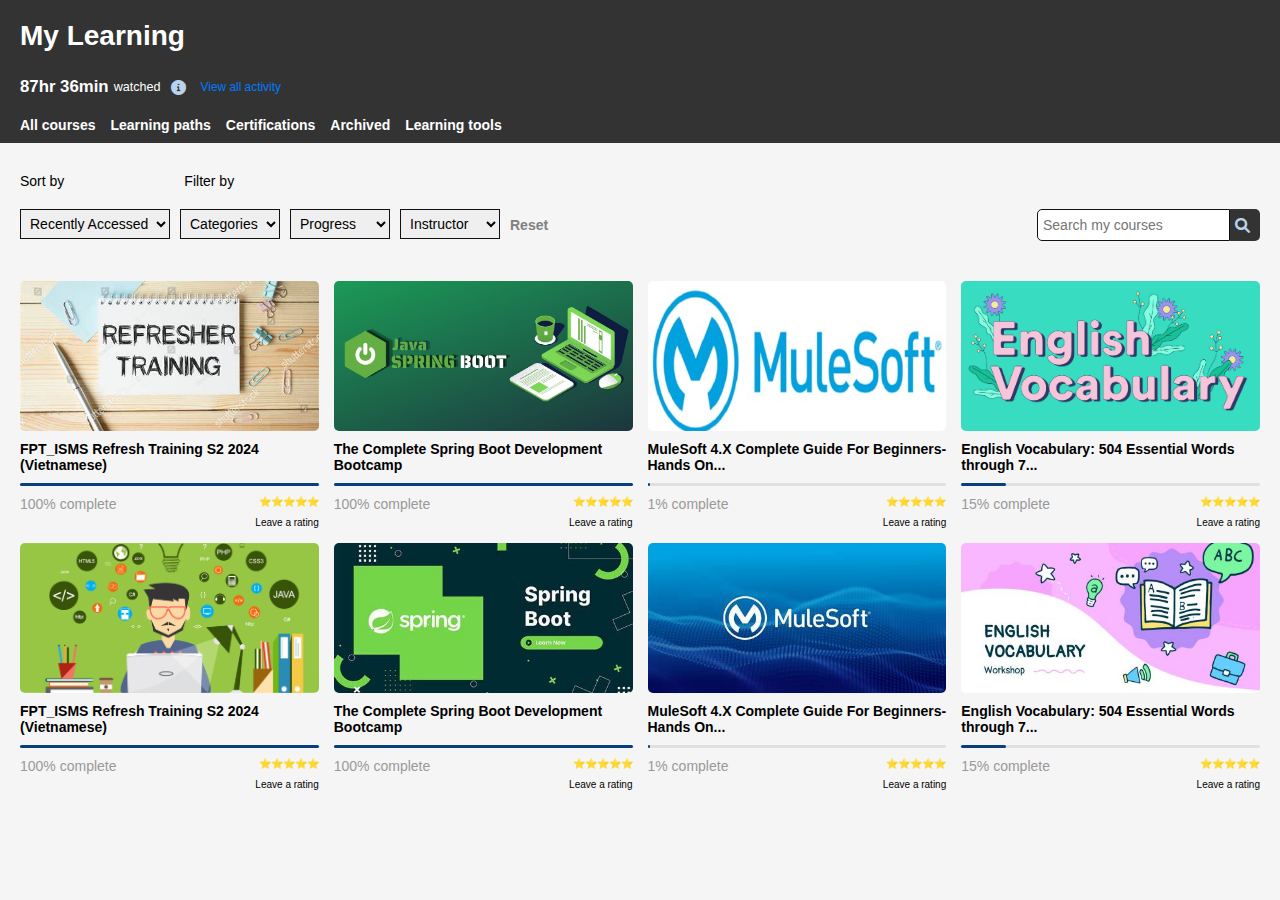
<file: index.html>
<!DOCTYPE html>
<html lang="en">
<head>
    <meta charset="UTF-8">
    <meta name="viewport" content="width=device-width, initial-scale=1.0">
    <title>My Learning</title>
    <link rel="stylesheet" href="https://cdnjs.cloudflare.com/ajax/libs/font-awesome/6.0.0-beta3/css/all.min.css">
    <link rel="stylesheet" href="style.css">
    <script src="script.js" defer></script>
</head>
<body>

    <header>
        <h1>My Learning</h1>
        <div class="watch-time">
            <span>87hr 36min</span>
            <p>watched</p>
            <i class="fas fa-info-circle"></i>
            <a href="#" class="view-activity">View all activity</a>
        </div>
        
        <nav class="tabs">
            <a href="index.html">All courses</a>
            <a href="learning.html">Learning paths</a>
            <a href="#">Certifications</a>
            <a href="#">Archived</a>
            <a href="#">Learning tools</a>
        </nav>
    </header>
    

    <section class="filters">
        <div class="filter-labels">
            <div class="sort-label">
                <label for="sort">Sort by</label>
            </div>
            <div class="filter-label">
                <label for="category">Filter by</label>
            </div>
        </div>
        <div class="sort-filter">
            <select id="sort">
                <option>Recently Accessed</option>
            </select>
        </div>
        <div class="filter-category">
            <select id="category">
                <option>Categories</option>
            </select>
        </div>
        <div class="filter-progress">
            <select id="progress" aria-label="Progress">
                <option>Progress</option>
            </select>
        </div>
        <div class="filter-instructor">
            <select id="instructor" aria-label="Instructor">
                <option>Instructor</option>
            </select>
        </div>
        <div class="filter-reset">
            <button id="reset">Reset</button>
        </div>
        <div class="filter-search">
            <input type="text" id="search" placeholder="Search my courses" class="search-bar" aria-label="Search">
            <button class="search-button" aria-label="Search">
                <i class="fas fa-search"></i>
            </button>
        </div>
    </section>
    
    <section class="course-list">
        <div class="course-card">
            <img src="img/Training.jpg" alt="Course Image">
            <h2>FPT_ISMS Refresh Training S2 2024 (Vietnamese)</h2>
            <div class="rating-container">
                <div class="progress-bar">
                    <div class="progress" style="width: 100%;"></div> <!-- Bạn có thể thay đổi width để thay đổi tiến trình -->
                </div>
                <div class="rating-status">
                    <p class="completion-status">100% complete</p>
                    <span class="stars" style="width: 100%;">⭐⭐⭐⭐⭐</span>
                </div>
                <p>Leave a rating</p>
            </div>
        </div>
    
        <div class="course-card">
            <img src="img/Spring Boot.jpg" alt="Course Image">
            <h2>The Complete Spring Boot Development Bootcamp</h2>
            <div class="rating-container">
                <div class="progress-bar">
                    <div class="progress" style="width: 100%;"></div>
                </div>
                <div class="rating-status">
                    <p class="completion-status">100% complete</p>
                    <span class="stars" style="width: 100%;">⭐⭐⭐⭐⭐</span>
                </div>
                <p>Leave a rating</p>
            </div>
        </div>
    
        <div class="course-card">
            <img src="img/MuleSoft.jpg" alt="Course Image">
            <h2>MuleSoft 4.X Complete Guide For Beginners- Hands On...</h2>
            <div class="rating-container">
                <div class="progress-bar">
                    <div class="progress" style="width: 1%;"></div>
                </div>
                <div class="rating-status">
                    <p class="completion-status">1% complete</p>
                    <span class="stars" style="width: 100%;">⭐⭐⭐⭐⭐</span>
                </div>
                <p>Leave a rating</p>
            </div>
        </div>
    
        <div class="course-card">
            <img src="img/english-vocabulary-fast-effectively.jpg" alt="Course Image">
            <h2>English Vocabulary: 504 Essential Words through 7...</h2>
            <div class="rating-container">
                <div class="progress-bar">
                    <div class="progress" style="width: 15%;"></div>
                </div>
                <div class="rating-status">
                    <p class="completion-status">15% complete</p>
                    <span class="stars" style="width: 100%;">⭐⭐⭐⭐⭐</span>
                </div>
                <p>Leave a rating</p>
            </div>
        </div>
    
        <div class="course-card">
            <img src="img/course.png" alt="Course Image">
            <h2>FPT_ISMS Refresh Training S2 2024 (Vietnamese)</h2>
            <div class="rating-container">
                <div class="progress-bar">
                    <div class="progress" style="width: 100%;"></div> <!-- Bạn có thể thay đổi width để thay đổi tiến trình -->
                </div>
                <div class="rating-status">
                    <p class="completion-status">100% complete</p>
                    <span class="stars" style="width: 100%;">⭐⭐⭐⭐⭐</span>
                </div>
                <p>Leave a rating</p>
            </div>
        </div>
    
        <div class="course-card">
            <img src="img/String boot.jpg" alt="Course Image">
            <h2>The Complete Spring Boot Development Bootcamp</h2>
            <div class="rating-container">
                <div class="progress-bar">
                    <div class="progress" style="width: 100%;"></div>
                </div>
                <div class="rating-status">
                    <p class="completion-status">100% complete</p>
                    <span class="stars" style="width: 100%;">⭐⭐⭐⭐⭐</span>
                </div>
                <p>Leave a rating</p>
            </div>
        </div>
    
        <div class="course-card">
            <img src="img/OIP.jpg" alt="Course Image">
            <h2>MuleSoft 4.X Complete Guide For Beginners- Hands On...</h2>
            <div class="rating-container">
                <div class="progress-bar">
                    <div class="progress" style="width: 1%;"></div>
                </div>
                <div class="rating-status">
                    <p class="completion-status">1% complete</p>
                    <span class="stars" style="width: 100%;">⭐⭐⭐⭐⭐</span>
                </div>
                <p>Leave a rating</p>
            </div>
        </div>
    
        <div class="course-card">
            <img src="img/English.jpg" alt="Course Image">
            <h2>English Vocabulary: 504 Essential Words through 7...</h2>
            <div class="rating-container">
                <div class="progress-bar">
                    <div class="progress" style="width: 15%;"></div>
                </div>
                <div class="rating-status">
                    <p class="completion-status">15% complete</p>
                    <span class="stars" style="width: 100%;">⭐⭐⭐⭐⭐</span>
                </div>
                <p>Leave a rating</p>
            </div>
        </div>
</file>
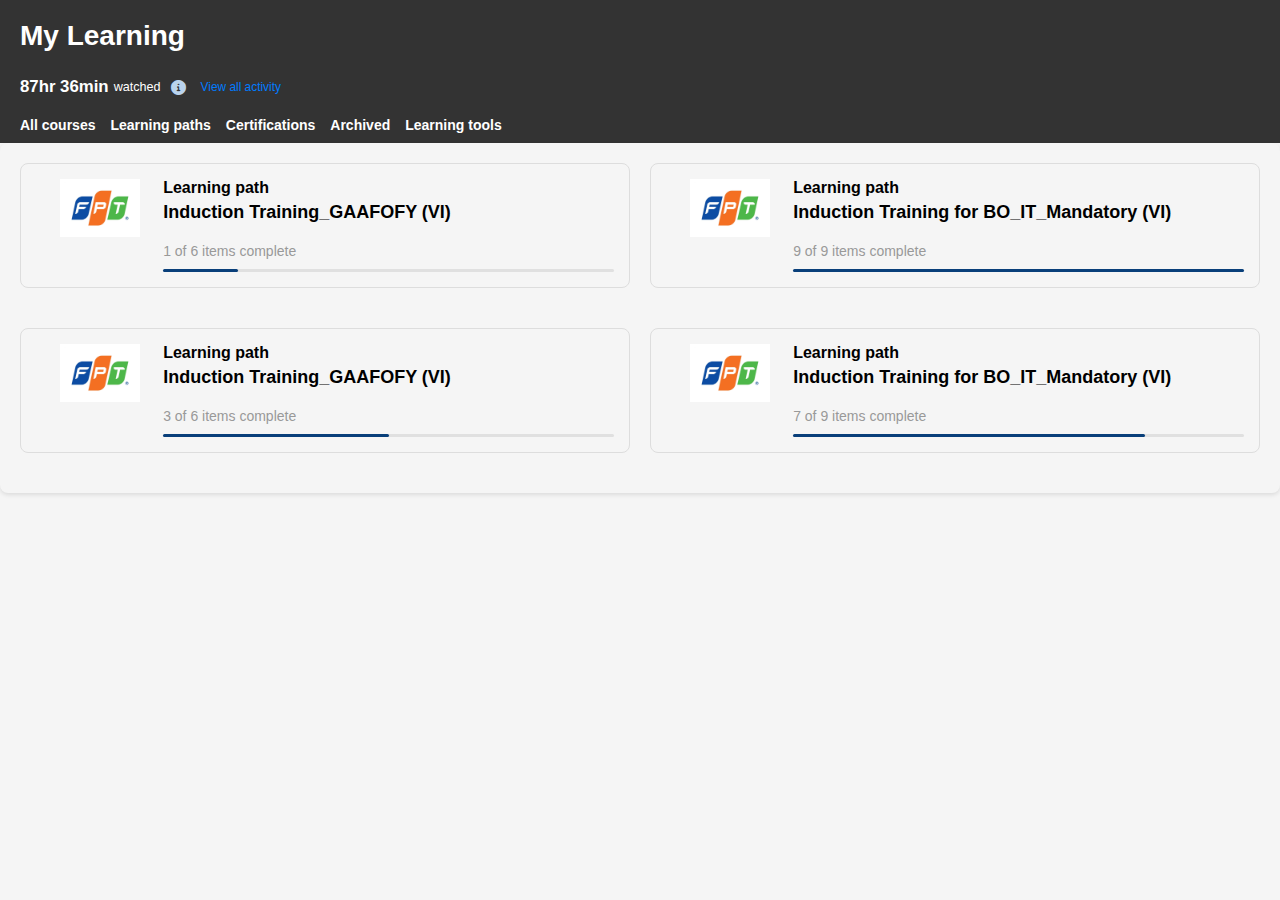
<file: learning.html>
<!DOCTYPE html>
<html lang="en">
<head>
    <meta charset="UTF-8">
    <meta name="viewport" content="width=device-width, initial-scale=1.0">
    <title>My Learning</title>
    <link rel="stylesheet" href="https://cdnjs.cloudflare.com/ajax/libs/font-awesome/6.0.0-beta3/css/all.min.css">
    <link rel="stylesheet" href="style.css">
    <script src="script.js" defer></script>
</head>
<body>

    <header>
        <h1>My Learning</h1>
        <div class="watch-time">
            <span>87hr 36min</span>
            <p>watched</p>
            <i class="fas fa-info-circle"></i>
            <a href="#" class="view-activity">View all activity</a>
        </div>
        
        <nav class="tabs">
            <a href="index.html">All courses</a>
            <a href="learning.html">Learning paths</a>
            <a href="#">Certifications</a>
            <a href="#">Archived</a>
            <a href="#">Learning tools</a>
        </nav>
    </header>

    <section class="learning-paths">
        <div class="learning-path-card">
            <div class="logo">
                <img src="img/logo-fpt.jpg" alt="FPT Logo">
            </div>
            <div class="path-info-wrapper"> <!-- Thêm lớp mới để bọc các phần tử -->
                <div class="path-info"> <!-- Lớp cho learning path và h3 -->
                    <h6 class="learning-path">Learning path</h6>
                    <h3 class="training-title">Induction Training_GAAFOFY (VI)</h3>
                </div>
                <div class="completion-info"> <!-- Lớp cho completion -->
                    <p class="completion-status">1 of 6 items complete</p>
                </div>
                <div class="progress-bar">
                    <div class="progress" style="width: 16.6%;"></div>
                </div>
            </div>
        </div>
        
        <div class="learning-path-card">
            <div class="logo">
                <img src="img/logo-fpt.jpg" alt="FPT Logo">
            </div>
            <div class="path-info-wrapper"> <!-- Thêm lớp mới để bọc các phần tử -->
                <div class="path-info"> <!-- Lớp cho learning path và h3 -->
                    <h6 class="learning-path">Learning path</h6>
                    <h3 class="training-title">Induction Training for BO_IT_Mandatory (VI)</h3>
                </div>
                <div class="completion-info"> <!-- Lớp cho completion -->
                    <p class="completion-status">9 of 9 items complete</p>
                </div>
                <div class="progress-bar">
                    <div class="progress" style="width: 100%;"></div>
                </div>
            </div>
        </div>
        <div class="learning-path-card">
            <div class="logo">
                <img src="img/logo-fpt.jpg" alt="FPT Logo">
            </div>
            <div class="path-info-wrapper"> <!-- Thêm lớp mới để bọc các phần tử -->
                <div class="path-info"> <!-- Lớp cho learning path và h3 -->
                    <h6 class="learning-path">Learning path</h6>
                    <h3 class="training-title">Induction Training_GAAFOFY (VI)</h3>
                </div>
                <div class="completion-info"> <!-- Lớp cho completion -->
                    <p class="completion-status">3 of 6 items complete</p>
                </div>
                <div class="progress-bar">
                    <div class="progress" style="width: 50%;"></div>
                </div>
            </div>
        </div>
        
        <div class="learning-path-card">
            <div class="logo">
                <img src="img/logo-fpt.jpg" alt="FPT Logo">
            </div>
            <div class="path-info-wrapper"> <!-- Thêm lớp mới để bọc các phần tử -->
                <div class="path-info"> <!-- Lớp cho learning path và h3 -->
                    <h6 class="learning-path">Learning path</h6>
                    <h3 class="training-title">Induction Training for BO_IT_Mandatory (VI)</h3>
                </div>
                <div class="completion-info"> <!-- Lớp cho completion -->
                    <p class="completion-status">7 of 9 items complete</p>
                </div>
                <div class="progress-bar">
                    <div class="progress" style="width: 78%;"></div>
                </div>
            </div>
        </div>
    </section>
    
    
    
</body>
</html>
</file>
<file: style.css>
* {
    margin: 0;
    padding: 0;
    box-sizing: border-box;
    font-family: Arial, sans-serif;
    font-size: 14px;
}

body {
    background-color: #f5f5f5;
}

section {
    background-color: #f5f5f5;
    padding: 20px;
}
/* /////////////////////////////////////////////////////////////// */
header {
    width: 100%;
    text-align: left;
    padding: 20px;
    padding-bottom: 0px; 
    background-color: #333;
    color: white;
    margin-left: 0; 
    
}

header h1 {
    font-size: 2em;
    color: white;
    margin-bottom: 10px;
}

.watch-time {
    display: flex;
    align-items: center; 
    gap: 5px;
    margin-top: 25px;
}

.watch-time span {
    font-size: 1.2em;
    font-weight: bold;
}

.watch-time p {
    margin: 0;
    font-size: 0.9em;
}

i {
    margin-left: 5px; 
    color: hsl(211, 59%, 83%); 
    font-size: 15px; 
}


.view-activity {
    font-size: 0.85em;
    color: #007bff;
    text-decoration: none;
    margin-left: 10px; 
}

.view-activity:hover {
    text-decoration: underline;
}

.tabs {
    display: flex;
    gap: 15px;
    margin-top: 20px;
    justify-content: flex-start;
}

.tabs a {
    color: white;
    text-decoration: none;
    font-weight: bold;
    padding-bottom: 5px; 
    border-bottom: 5px solid transparent; 
}

.tabs a.active {
    border-bottom: 5px solid white; 
}

.tabs a:hover,
.tabs a:focus {
    border-bottom: 5px solid white; 
}

/* //////////////////////////////////////////////////////////////////////////// */
.filters {
    display: flex;
    flex-wrap: wrap; 
    padding-top: 30px;
    padding-bottom: 20px;
    margin-bottom: 20px;
    width: 100%;
}

.filter-labels {
    display: flex; 
    gap: 120px; 
    padding-bottom: 10px;
    width: 100%;
    margin-bottom: 10px; 
}

.sort-filter{
    flex: 1; 
    min-width: 100px;
    max-width: 160px;
    padding-right: 10px;
}


.filter-category,
.filter-progress,
.filter-instructor,
.filter-reset {
    flex: 1;
    min-width: 80px; 
    max-width: 110px;
    padding-right: 10px;
}

.filters button {
    background-color: #f5f5f5;
    color: Grey;
    text-align: left;
    padding: 8px 10px; 
    padding-left: 0px;
    border: none;
    cursor: pointer;
    width: 100%; 
    box-sizing: border-box;
    font-weight: bold;
}
.filter-search {
    display: flex;
    min-width: 100px;
    margin-left: auto;
}
.filters button:hover {
    color: #333;
}
.filters button, .tabs a {
    transition: background-color 0.3s ease, color 0.3s ease;
}


.tabs a:hover {
    color: #fff;
}


.search-bar {
    flex: 9; 
    padding: 8px;
    font-size: 1em;
    border: 1px solid #cccccc;
    border-radius: 5px 0 0 5px; 
}

.search-button {
    flex: 1;
    background-color: #333 !important;;
    color: #fff; 
    border: 1px solid #fff;
    border-left: none;
    border-radius: 0 5px 5px 0; 
    cursor: pointer;
    display: flex;
    align-items: center;
    justify-content: center;
    font-size: 1em;
    padding: 8px;
}



.filters select,
.filters input[type="text"] {
    padding: 5px;
    border: 1px solid #111;
    width: 100%; 
    box-sizing: border-box; 
}


/* ///////////////////////////////////////////////////////////////////////////////////////////// */
.course-list {
    display: flex;
    flex-wrap: wrap;
    gap: 15px; 
    padding-top: 0px;
}

.course-card {
    display: flex;
    flex-direction: column;
    flex: 1 1 calc(25% - 15px); 
    min-width: 250px; 

    box-sizing: border-box;
}

.course-card:hover {
    transform: translateY(-5px);
    box-shadow: 0 4px 10px rgba(0, 0, 0, 0.2);
}

.course-card:active {
    transform: scale(1); 
    box-shadow: 0 2px 5px rgba(0, 0, 0, 0.2); 
}
.course-card img {
    width: 100%;    
    height: 150px;        
    object-fit: cover;    
    border-radius: 5px;   
}


.rating-container {
    position: relative;
    display: flex;
    flex-direction: column; 
    padding-top: 10px; 
}


.progress-bar {
    background-color: #e0e0e0;
    border-radius: 5px;
    height: 3px;
    width: 100%;
    top: 0;
    left: 0;
}

.progress {
    background-color: #093f7a;
    height: 100%;
    border-radius: 5px;
    transition: width 0.5s;
}
.rating-status {
    display: flex; 
    justify-content: space-between; 
    align-items: center; 
    width: 100%; 
    flex-wrap: nowrap;
    margin-top: 5px; 
}

.completion-status {
    margin: 0; 
    flex: 1 0 auto;
}


.stars {
    margin-left: auto; 
    display: inline-block; 
    text-align: right; 
    font-size: 10px;
    color: #F9E79F;
}

.rating-container p {
    margin-top: 5px; 
}

h2 {
    padding-top: 10px;
    font-size: 14px;
}

p {
    font-size: 10px;
    text-align: right;
}

/* ////////////////////////////////////////////////////////// */
.learning-paths {
    display: flex;
    flex-wrap: wrap; 
    gap: 20px; 
    padding: 20px;
    background-color: #f5f5f5;
    border-radius: 8px;
    margin-bottom: 20px;
    box-shadow: 0 2px 4px rgba(0, 0, 0, 0.1);
}


.learning-path-card {
    display: flex;
    flex-direction: row; 
    flex: 1 1 calc(50% - 15px);
    width: 100%;
    box-sizing: border-box; 
    border: 1px solid #ddd; 
    padding: 15px; 
    border-radius: 8px; 
    margin-bottom: 20px; 
}
.learning-path-card:hover {
    transform: translateY(-5px); 
    box-shadow: 0 4px 10px rgba(0, 0, 0, 0.2); 
}

.learning-path-card:active {
    transform: scale(1); 
    box-shadow: 0 2px 5px rgba(0, 0, 0, 0.2); 
}


.logo {
    flex: 1 0 20%; 
    /* flex: 0 0 auto; */
    display: flex;
    justify-content: center; 
    align-items: flex-start; 
    margin-bottom: 10px; 
}

.logo img {
    width: 80px; 
    height: auto; 
}

.path-info-wrapper {
    display: flex;
    flex-direction: column;
    flex: 4 1 70%; 
}


.learning-path {
    font-size: 16px; 
    font-weight: bold; 
    margin-bottom: 5px; 
}

.training-title {
    font-size: 18px;
    font-weight: bold; 
    margin-bottom: 10px; 
}

.completion-info {
    margin-top: 10px; 
    margin-bottom: 10px; 
}

.completion-status {
    font-size: 14px; 
    color: #999; 
    text-align: left; 
}

/* Responsive Media Queries */
@media (max-width: 1024px) {
    .course-card {
        flex: 1 1 calc(50% - 15px);
    }
}

@media (max-width: 600px) {
    .course-card {
        flex: 1 1 100%;
    }
    
    header h1 {
        font-size: 1.5em; 
    }

    .watch-time span {
        font-size: 1em; 
    }

    .tabs {
        gap: 8px; 
        font-size: 1em;
    }

    .filters {
        gap: 10px;
        padding: 10px; 
    }

    .filter-labels {
        gap: 70px; 
        padding-top: 5px;
        padding-bottom: 0px;
    }
    .filter-category,
    .filter-progress,
    .filter-instructor,
    .filter-reset {
    padding-right: 5px;
    }

    .filters button {
        padding: 8px 10px; 
    }
    .tabs a {
        font-size: 0.85em;
        padding: 0 10px;
    }
    
}

@media (max-width: 480px) {

    .sort-filter,
    .filter-category,
    .filter-progress,
    .filter-instructor,
    .filter-reset {
    min-width: 100%; 
    }
}
</file>
